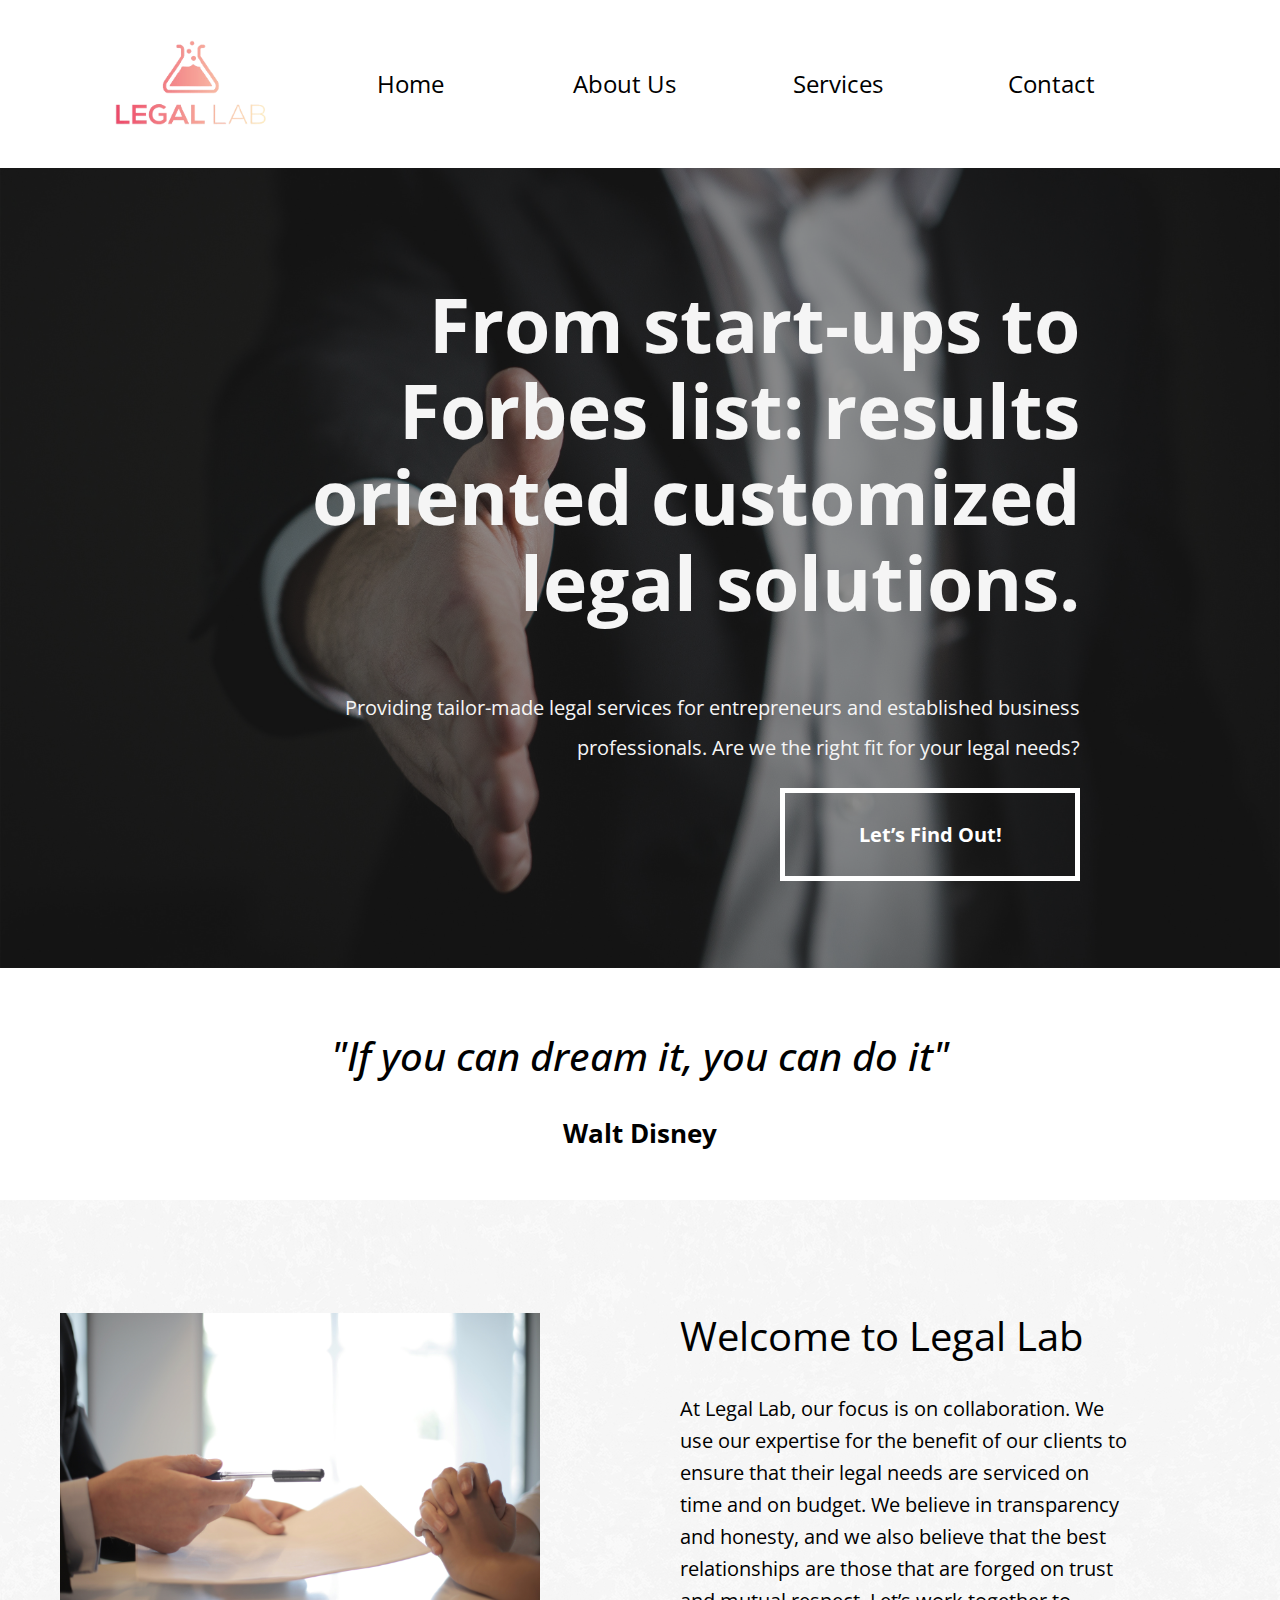
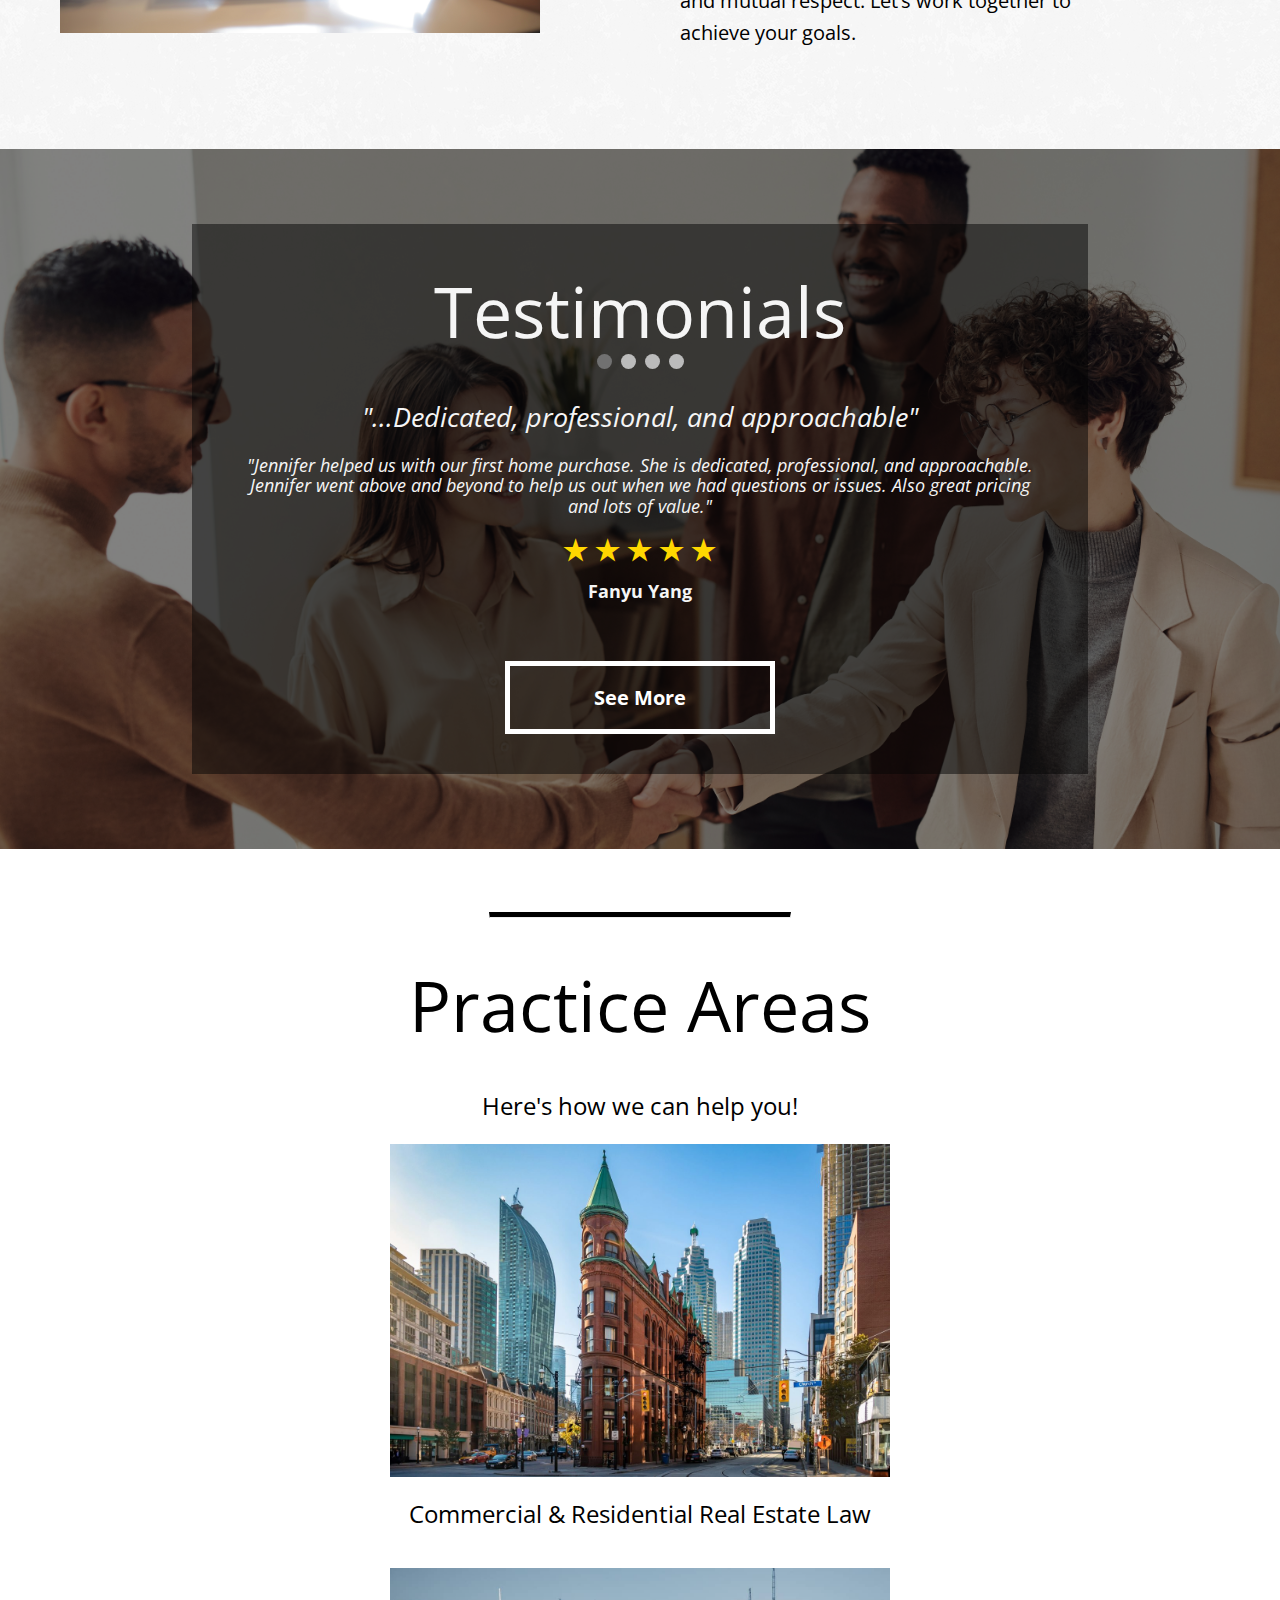
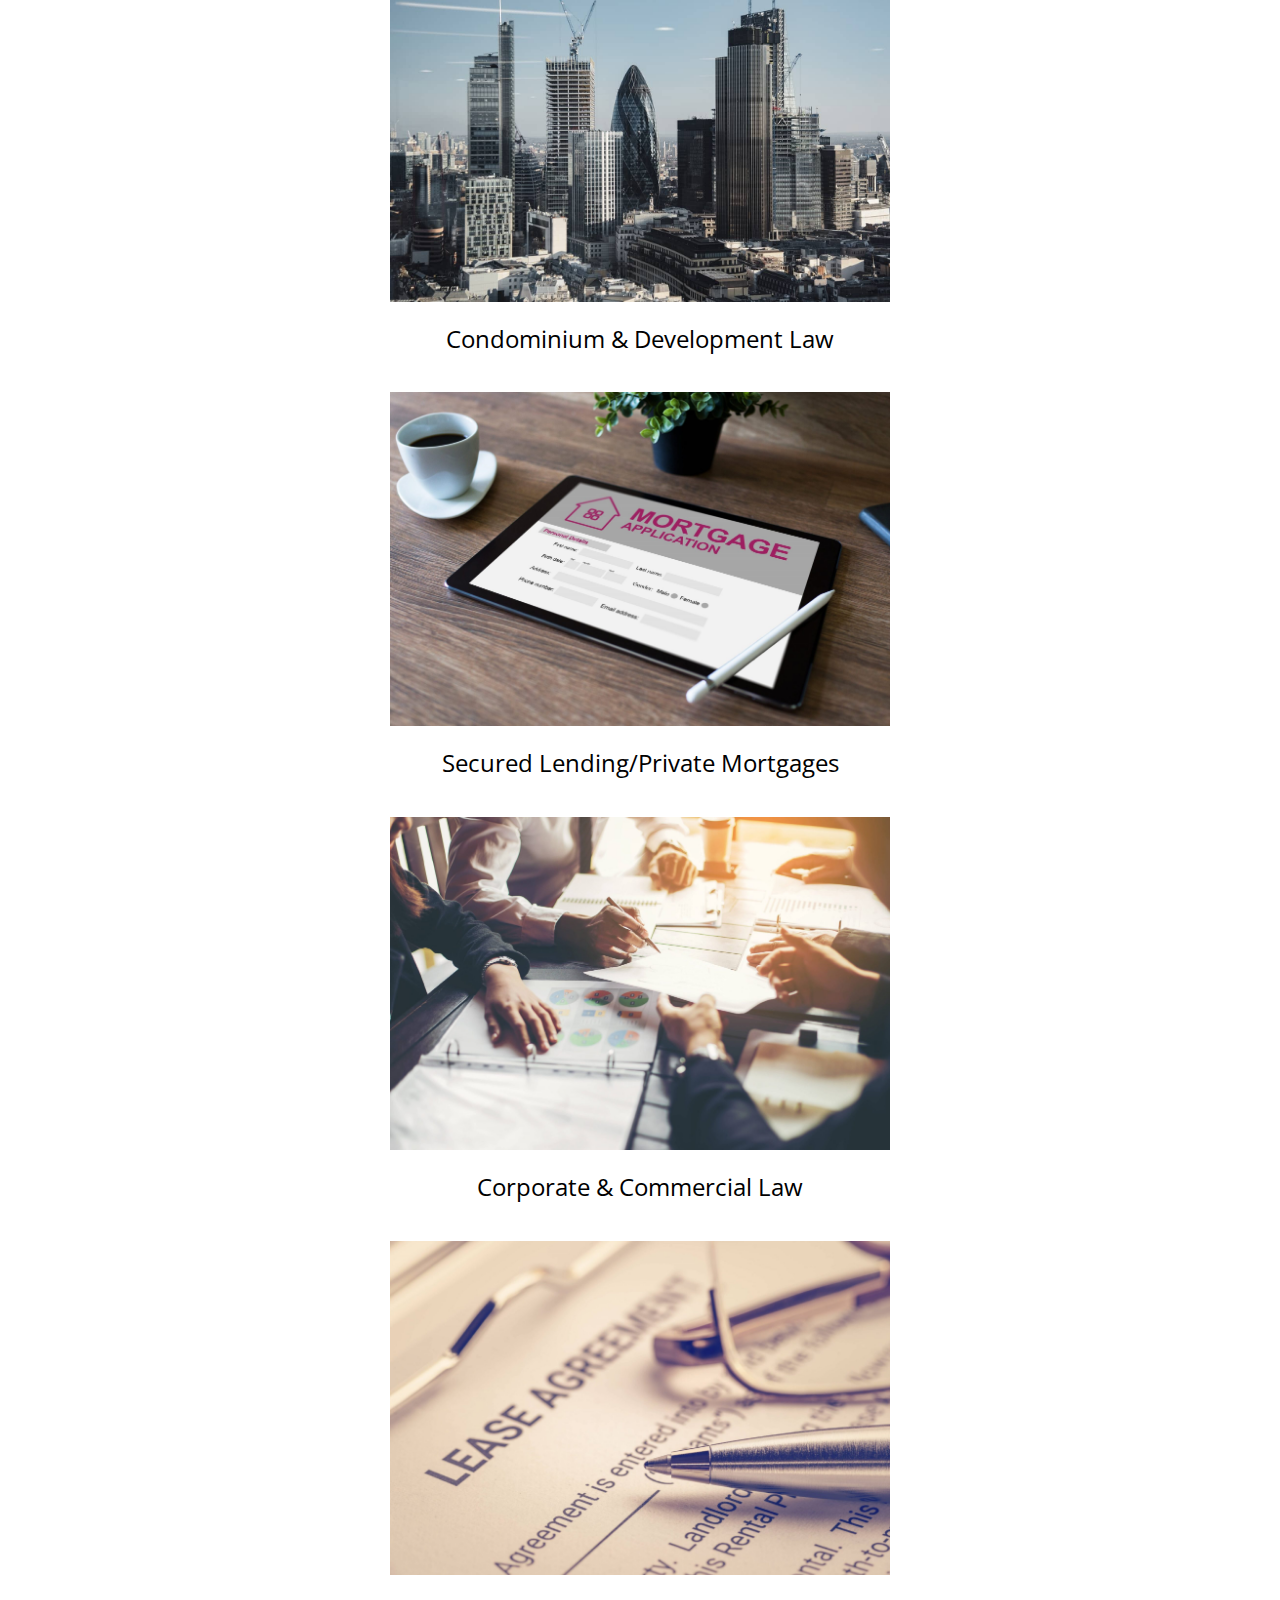
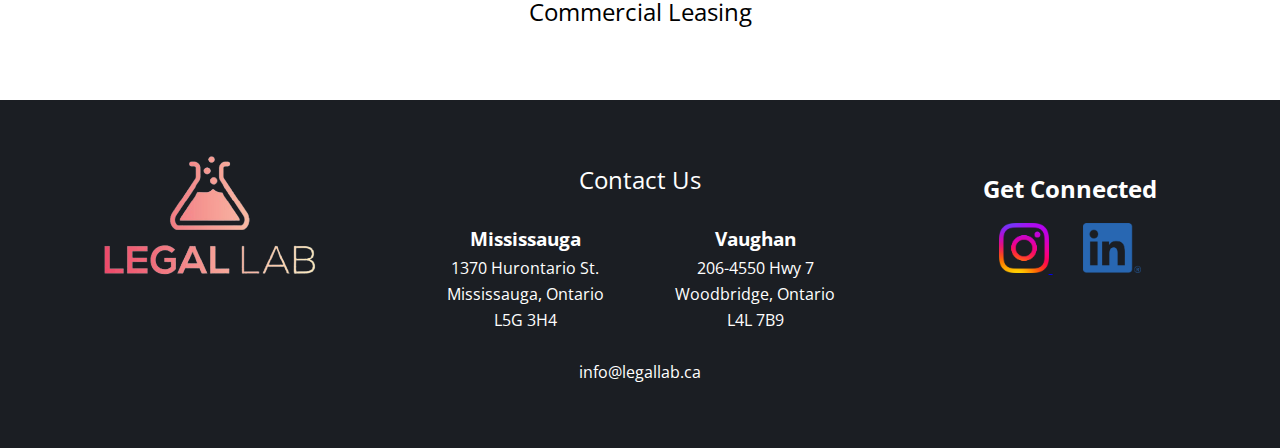
<file: index.html>
<!-- original web address: http://legallab.ca/ -->

<!DOCTYPE html>
<html lang="en">
<head>
    <meta charset="UTF-8">
    <meta http-equiv="X-UA-Compatible" content="IE=edge">
    <link rel="preconnect" href="https://fonts.googleapis.com">
    <meta name="viewport" content="width=device-width, initial-scale=1.0">
    <link rel="icon" type="image/x-icon" href="images/favicons/favicon.ico">
    <link rel="stylesheet" href="css/normalize.css">
    <link rel="stylesheet" href="css/main.css">
    <link rel="stylesheet" href="css/index.css">
    <link rel="preconnect" href="https://fonts.gstatic.com" crossorigin>
    <!-- <link href="https://fonts.googleapis.com/css2?family=Poppins:ital,wght@0,100;0,200;0,300;0,400;0,500;0,600;1,100;1,200;1,300;1,400;1,500&display=swap" rel="stylesheet">
    <link href="https://fonts.googleapis.com/css2?family=Open+Sans:ital,wght@0,300;0,400;0,500;1,300;1,400;1,500&display=swap" rel="stylesheet"> -->

    <link href="https://fonts.googleapis.com/css2?family=Lato:ital,wght@0,100;0,300;0,400;0,700;1,100;1,300;1,400;1,700&family=Montserrat:ital,wght@0,100;0,200;0,300;0,400;0,500;1,100;1,200;1,300;1,400;1,500&family=Open+Sans:ital,wght@0,300;0,400;0,500;1,300;1,400;1,500&family=Roboto:ital,wght@0,100;0,300;0,400;0,500;1,100;1,300;1,400&display=swap" rel="stylesheet"> 
    
    <title>LegalLab</title>
</head>
<body class = "home">
    
    <header>
        <div class="titleHeader">
            <div class="headerLogo">
                <a href="index.html"> <img src="images/LegalLabLogo.png" alt="LegalLogo"> </a>  
            </div>
            <nav class="navLinks">

                <ul>
                    <li><a href="index.html">Home</a></li>
                    <li><a href="about.html">About Us</a></li>
                    <li><a href="services.html">Services</a></li>
                    <li><a href="contact.html">Contact</a></li>
                </ul>
    
            </nav>
            
        </div>
    </header>

    <main>
        <div class="homeHero">
            <img src="images/HandShake.jpg" alt="handshake">
            
            <div class="heroTextContainer">
                <div class="herotext">

                    <h2>From start-ups to Forbes list: results oriented customized legal solutions.</h2>
    
                    <p>Providing tailor-made legal services for entrepreneurs and established business professionals. Are we the right fit for your legal needs?</p>
                    
                    <a class="learnButton" href="services.html">Let’s Find Out!</a>
                </div>
            </div>

            
        </div>

        
        <div class="disneyQuote">
            
            <h3>"If you can dream it, you can do it"</h3>
            <p>Walt Disney</p>

        </div>

        <div class ="welcomeToLegal">

            <div class="welcomeImage">
                <img src="images/meeting-client.jpg">
            </div>

            <div class="welcomeText">
                <h2>Welcome to Legal Lab</h2>

                <p> At Legal Lab, our focus is on collaboration. We use our expertise for the benefit of our clients to ensure that their legal needs are serviced on time and on budget. We believe in transparency and honesty, and we also believe that the best relationships are those that are forged on trust and mutual respect. Let’s work together to achieve your goals.</p>
            </div>
            
        </div>

        <div class="testimonialsSect">
            
            <img src="images/handshake-happy-people.jpg" alt="lawyers-and-client">
            <div class="testimonialsContainer">
                
                <div class="testBlock">

                    <div class="testimonialTitleText">
                        <h1>Testimonials</h1>

                        <div style="text-align:center">
                            <span class="dot"></span> 
                            <span class="dot"></span> 
                            <span class="dot"></span> 
                            <span class="dot"></span> 
                        </div>
                    </div>

                    <div class="testimonialBlock fade">
                        
                        
                        <div class="testimonialText">
                            <h2>"...Dedicated, professional, and approachable"</h2>
        
                            <p>"Jennifer helped us with our first home purchase. She is dedicated, professional, and approachable. Jennifer went above and beyond to help us out when we had questions or issues. Also great pricing and lots of value."</p>
                        </div>
                        
                        <div class="testimonialClient">
                            <p class="starRating">&#9733 &#9733 &#9733 &#9733 &#9733</p>
                            <p>Fanyu Yang</p>
                            <p></p>
                        </div>

                    </div>

                    <div class="testimonialBlock fade">
                            
                        <div class="testimonialText">
                            <h2>"Would highly recommend her and her team as a lawyer myself!"</h2>
        
                            <p>
                                "Jennifer is a knowledgeable, caring, and responsive lawyer. She helped us with our first home purchase and educated us about the process and risks.

                                Jennifer was also a fierce, fair, and practical advocate for us when we encountered issues on closing.
                                
                                Her team is also great. Would highly recommend her and her team as a lawyer myself!"
                            </p>
                        </div>
                        
                        <div class="testimonialClient">
                            <p class="starRating">&#9733 &#9733 &#9733 &#9733 &#9733</p>
                            <p>Harvey Lam</p>
                            <p></p>
                        </div>

                    </div>

                    <div class="testimonialBlock fade">
                        
                        <div class="testimonialText">
                            <h2>"...Saved our deal and we are thankful"</h2>
        
                            <p>"Great working with Sumeet. He saved our deal and we are thankful for his assistance."</p>
                        </div>
                        
                        <div class="testimonialClient">
                            <p class="starRating">&#9733 &#9733 &#9733 &#9733 &#9733</p>
                            <p>Desiree Candles</p>
                            <p></p>
                        </div>

                    </div>

                    <div class="testimonialBlock fade">
                        
                        <div class="testimonialText">
                            <h2>"...Quick and efficient and very nice."</h2>
        
                            <p>"Jennifer helped me with a legal document I needed.  She was quick and efficient and very nice."</p>
                        </div>
                        
                        <div class="testimonialClient">
                            <p class="starRating">&#9733 &#9733 &#9733 &#9733 &#9733</p>
                            <p>Janet Clare</p>
                            <p></p>
                        </div>

                    </div>

                    

                    <a 
                        class="testimonialButton" 
                        href="https://www.google.com/search?q=legal+lab+google+review&client=firefox-b-d&sxsrf=ALiCzsZA-rsS4zi73rzInCz9JKX7pv9jkg%3A1665855357814&ei=fe9KY6ulMeurptQP55Ax&ved=0ahUKEwjr1-Xm4uL6AhXrlYkEHWdIDAAQ4dUDCA0&uact=5&oq=legal+lab+google+review&gs_lcp=[base64]&sclient=gws-wiz#lrd=0x882b47dbc257f559:0x3e62456d0f00eafe,1,,,">
                        See More
                    </a>

                </div>

            </div>

        </div>

        <script>
            let slideIndex = 0;
            showSlides();
            
            function showSlides() {
              let i;
              let slides = document.getElementsByClassName("testimonialBlock");
              let dots = document.getElementsByClassName("dot");
              for (i = 0; i < slides.length; i++) {
                slides[i].style.display = "none";  
              }
              slideIndex++;
              if (slideIndex > slides.length) {slideIndex = 1}    
              for (i = 0; i < dots.length; i++) {
                dots[i].className = dots[i].className.replace(" active", "");
              }
              slides[slideIndex-1].style.display = "block";  
              dots[slideIndex-1].className += " active";
              setTimeout(showSlides, 10000); // Change image every 2 seconds
            }
        </script>

        <section class="practiceAreas">
            
            <hr class="solidLine">

            <h1>Practice Areas</h1>
            <p>Here's how we can help you!</p>

            <div class="practiceItems">

                <div class="practiceItem">
                    <a href="services.html#commercial-residential"><img src="images/Commercial-and-Residential.jpg"> </a>
                    
                    <h2>Commercial & Residential Real Estate Law</h2>
                </div>

                <div class="practiceItem">
                    <a href="services.html#condo-development"><img src="images/condo-and-development.jpg"></a>
                    
                    <h2>Condominium & Development Law</h2>
                </div>

                <div class="practiceItem">
                    <a href="services.html#secured-lending"><img src="images/Secured-Lending.jpg"></a>
                    
                    <h2>Secured Lending/Private Mortgages</h2>
                </div>

                <div class="practiceItem">
                    <a href="services.html#corporate-comm"><img src="images/Corporate-Commercial-2048x1366.jpg"> </a>
                    
                    <h2>Corporate & Commercial Law</h2>
                </div>

                <div class="practiceItem">
                    <a href="services.html#commercial-leasing"><img src="images/Commercial-Leasing-2048x1367.jpg"> </a>
                    <h2>Commercial Leasing</h2>
                </div>

            </div>

            

        </section>

    </main>

    <footer>

        <div class="footerLogo">
            <img src="images/LegalLabLogo.png">
        </div>

        <div class="footerContact">

            <h2>Contact Us</h2>
            
        </br>

            <div class="footerLocations">
                <div class="contactLocItem">
                    <h3>Mississauga</h3>
                    <p>1370 Hurontario St.</p>
                    <p>Mississauga, Ontario</p> 
                    <p>L5G 3H4</p>
                </div>
                
                <div class="contactLocItem">
                    <!-- Old Address
                    <h3>Vaughan</h3>
                    <p>4500 Hwy 7, Suite 201</p>
                    <p>Vaughan, Ontario</p> 
                    <p>L4L 4Y7</p>
                     -->

                    <h3>Vaughan</h3>
                    <p>206-4550 Hwy 7</p>
                    <p>Woodbridge, Ontario</p> 
                    <p>L4L 7B9</p>
                </div>
            </div>
            

            </br>
            <p>info@legallab.ca</p>

        </div>

        <div class="footerConnect">
            <h2>Get Connected</h2>

            <div class="socialMediaLinks">
                <a href="https://www.instagram.com/legallab_law/?hl=en"> <img src="images/Instagram_Glyph_Gradient.png">  </a>
                
                <a href="https://ca.linkedin.com/company/legal-lab-law"><img src="images/Linked-In-Bug.png"> </a> 
            </div> 
            
        </div>

    </footer>
    
    

</body>
</html>
</file>
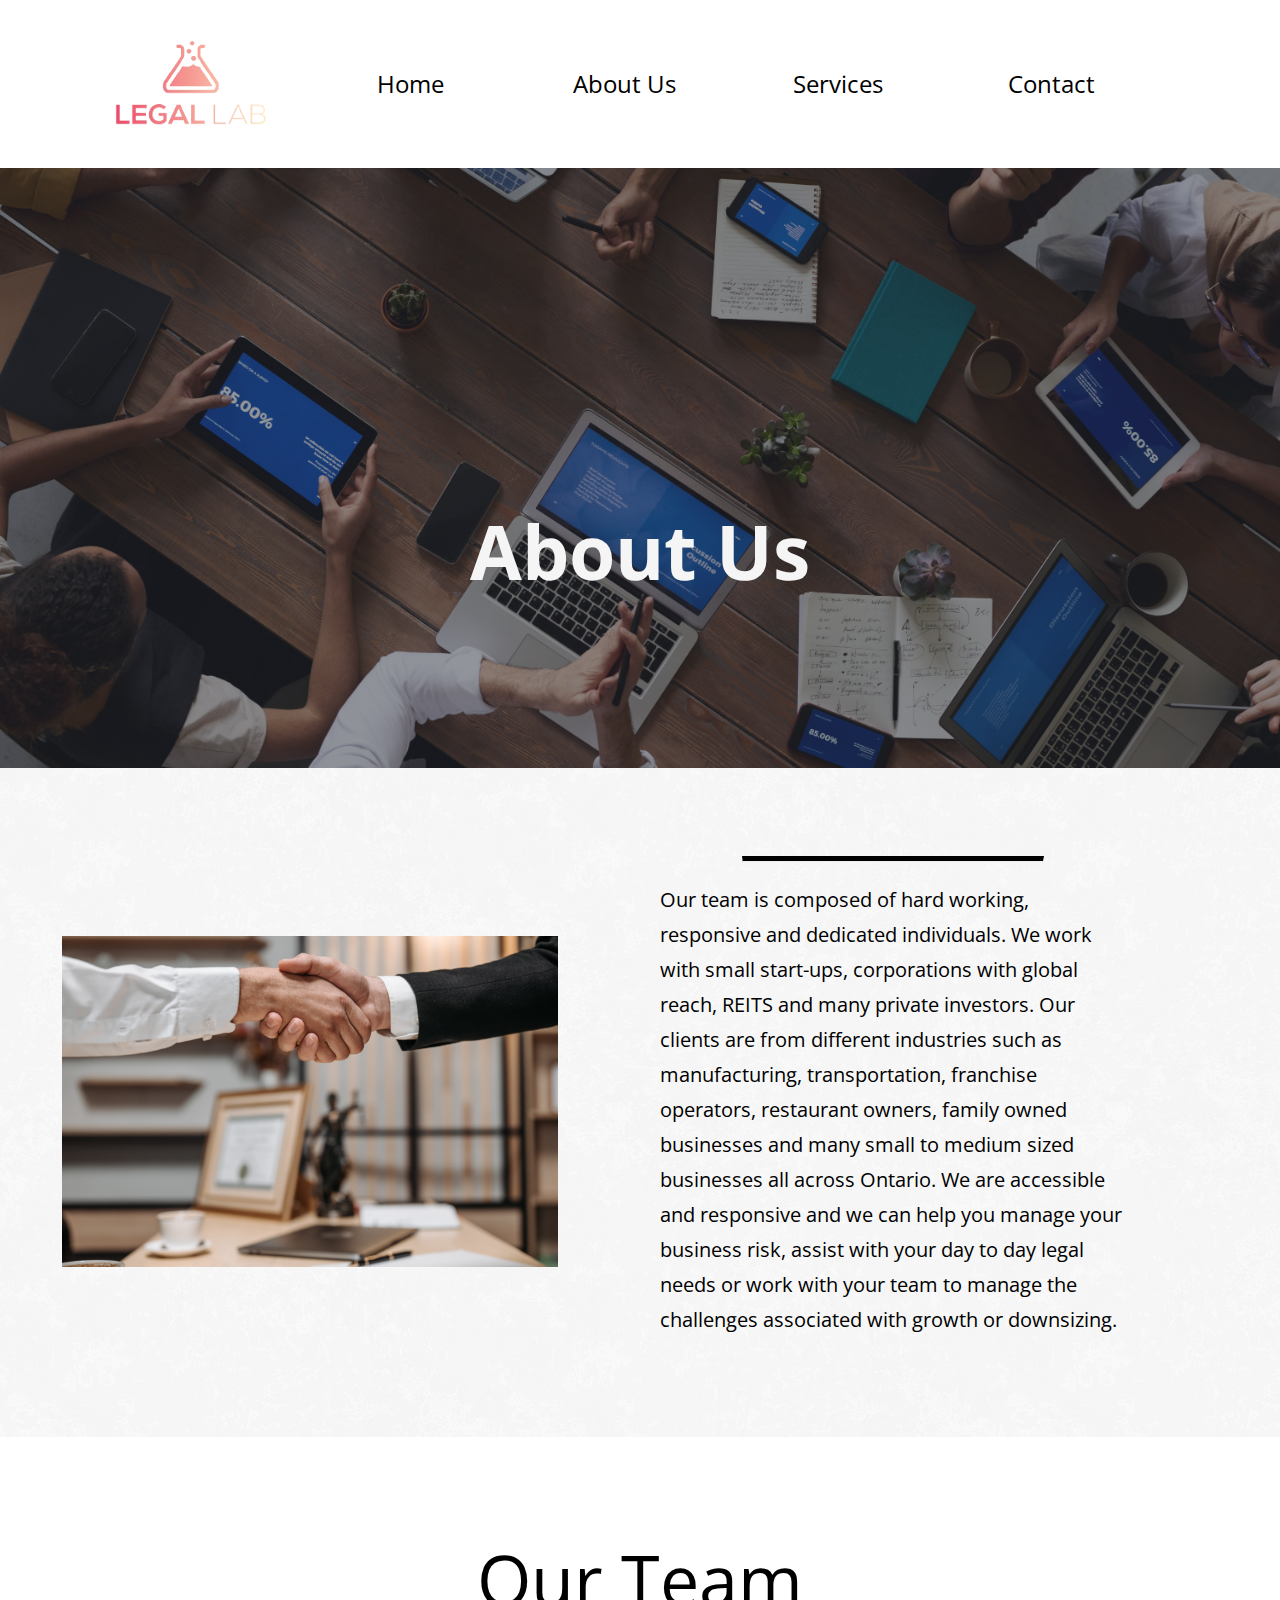
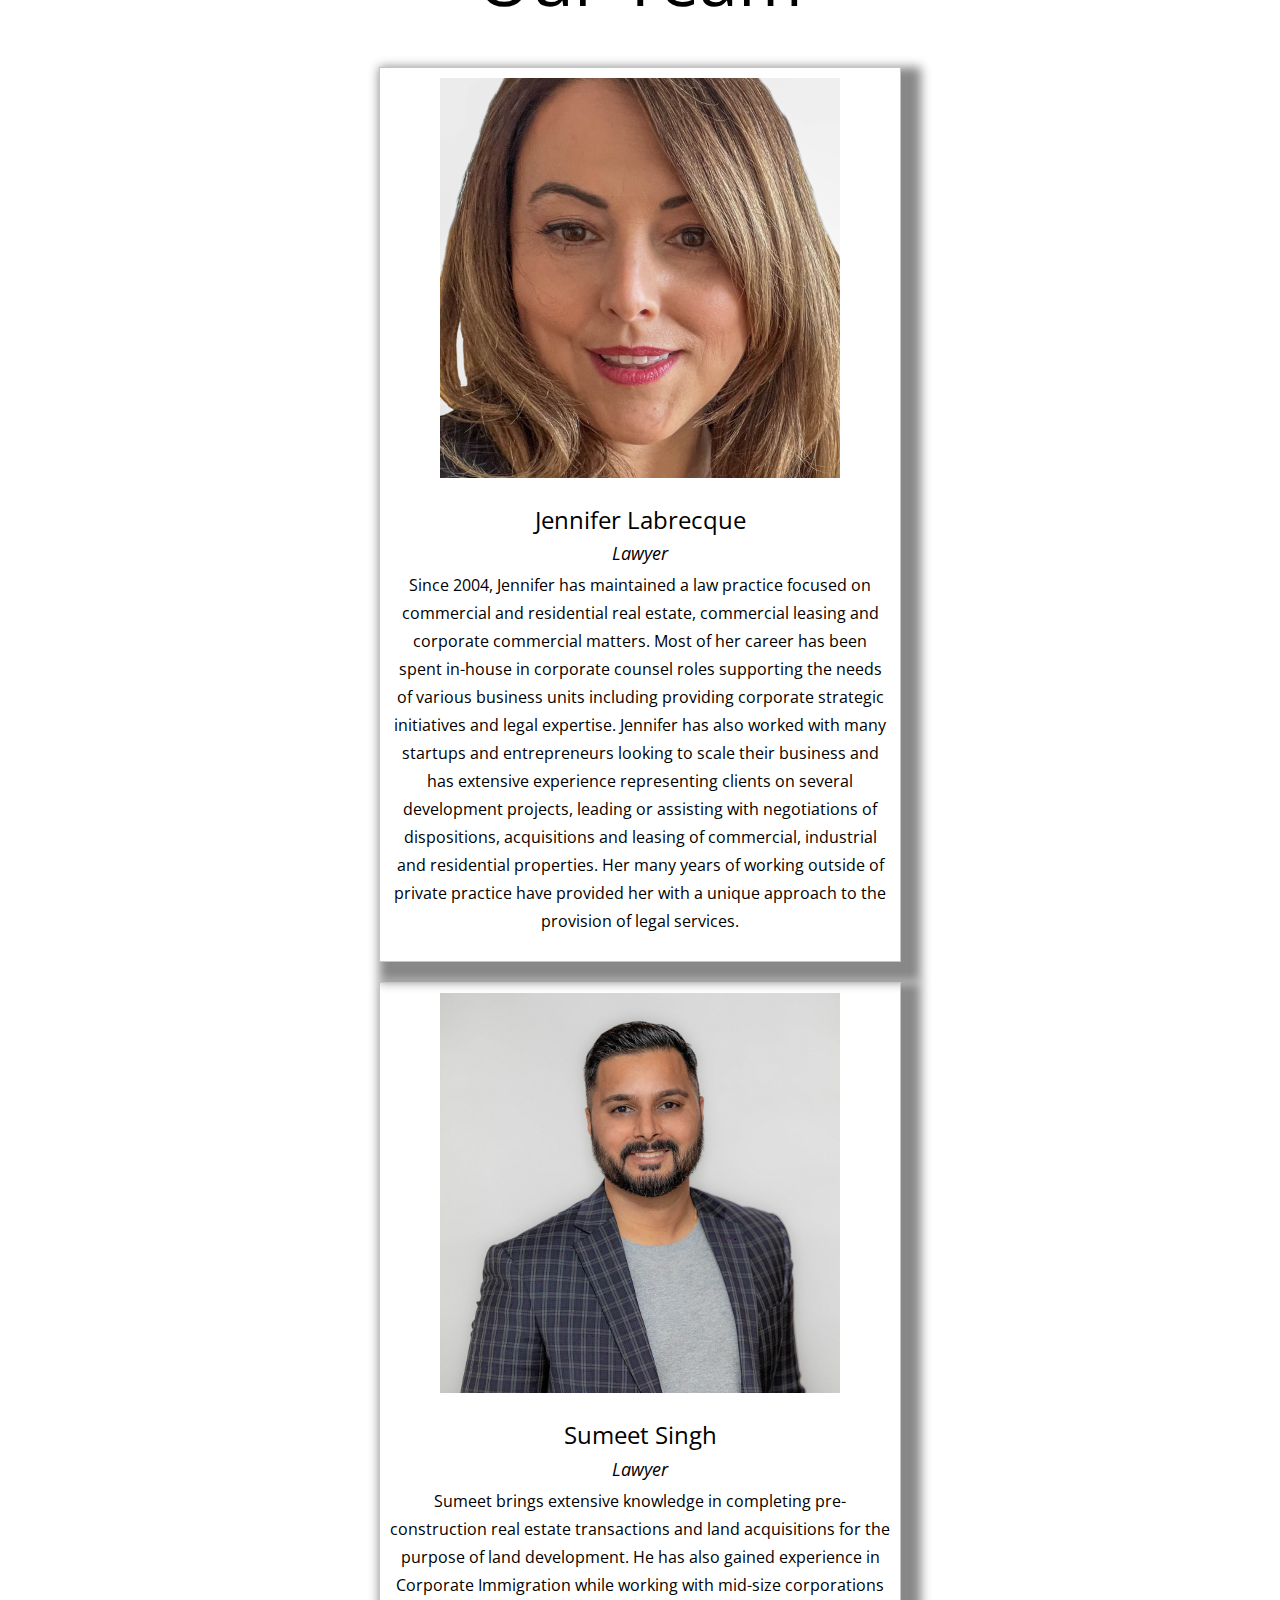
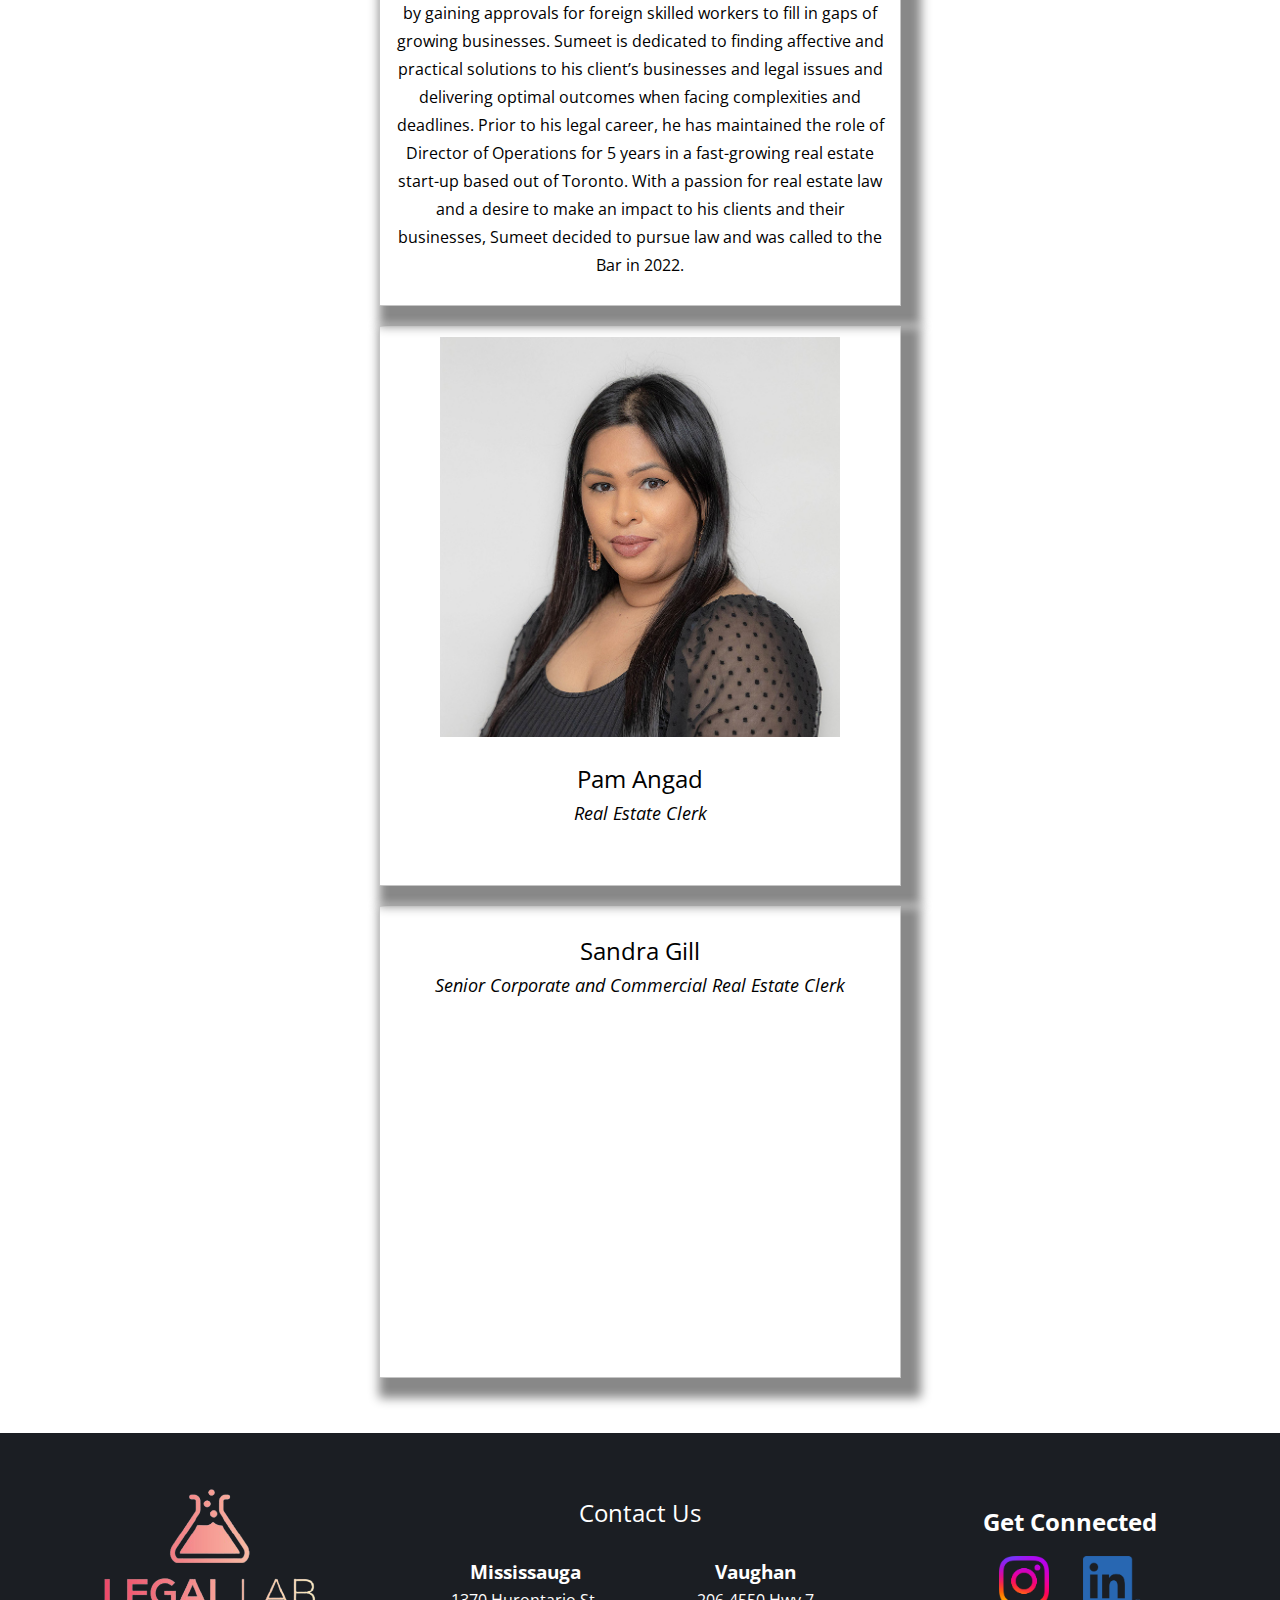
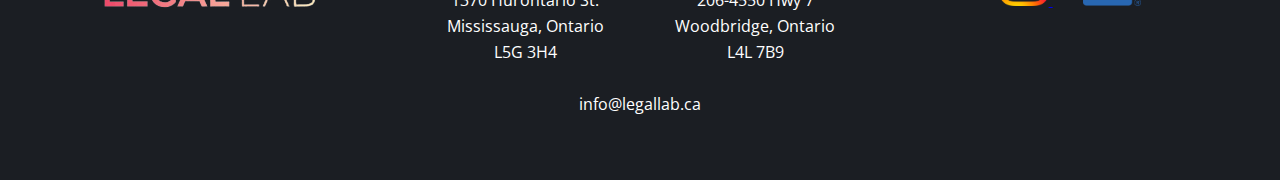
<file: about.html>
<!-- original web address: http://legallab.ca/ -->

<!DOCTYPE html>
<html lang="en">
<head>
    <meta charset="UTF-8">
    <meta http-equiv="X-UA-Compatible" content="IE=edge">
    <meta name="viewport" content="width=device-width, initial-scale=1.0">
    <link rel="stylesheet" href="css/normalize.css">
    <link rel="stylesheet" href="css/main.css">
    <link rel="stylesheet" href="css/about.css">
    <link rel="icon" type="image/x-icon" href="images/favicons/favicon.ico">
    <link rel="preconnect" href="https://fonts.gstatic.com" crossorigin>
    <!-- <link href="https://fonts.googleapis.com/css2?family=Poppins:ital,wght@0,100;0,200;0,300;0,400;0,500;0,600;1,100;1,200;1,300;1,400;1,500&display=swap" rel="stylesheet"> -->
    <link href="https://fonts.googleapis.com/css2?family=Lato:ital,wght@0,100;0,300;0,400;0,700;1,100;1,300;1,400;1,700&family=Montserrat:ital,wght@0,100;0,200;0,300;0,400;0,500;1,100;1,200;1,300;1,400;1,500&family=Open+Sans:ital,wght@0,300;0,400;0,500;1,300;1,400;1,500&family=Roboto:ital,wght@0,100;0,300;0,400;0,500;1,100;1,300;1,400&display=swap" rel="stylesheet"> 
    <title>LegalLab</title>
</head>
<body class="about">
    
    <header>
        <div class="titleHeader">
            <div class="headerLogo">
                <a href="index.html"> <img src="images/LegalLabLogo.png" alt="LegalLogo"> </a>  
            </div>
            <nav>
                <div class="navLinks">

                    <ul>
                        <li><a href="index.html">Home</a></li>
                        <li><a href="about.html">About Us</a></li>
                        <li><a href="services.html">Services</a></li>
                        <li><a href="contact.html">Contact</a></li>
                    </ul>
    
                </div>
            </nav>
            
        </div>
    </header>

    <main>
        <div class="hero">
            <img src="images/team-office-birdseye.jpg" alt="AboutUs">
            
            <div class="heroTextContainer">
                <div class="aboutHeroText">

                    <h2>About Us</h2>

                </div>
            </div>
            
        </div>

        <div class ="teamIntro">

            <div class="teamIntroImage">
                <img src="images/handshake2.jpg">
            </div>

            <div class="teamIntroText">
                <hr class="solidLine">

                <p>
                    Our team is composed of hard working, responsive and dedicated individuals. We work with small start-ups, corporations with global reach, REITS and many private investors. Our clients are from different industries such as manufacturing, transportation, franchise operators, restaurant owners, family owned businesses and many small to medium sized businesses all across Ontario. We are accessible and responsive and we can help you manage your business risk, assist with your day to day legal needs or work with your team to manage the challenges associated with growth or downsizing.
                </p>
            </div>
            
        </div>

        <section class="ourTeam">
            
            <h1 id="ourTeam">Our Team</h1>

            <div class="ourTeamItems">

                <div class="ourTeamItem">
                    <img src="images/Jennifer_2.jpg">
                    
                    <h2>Jennifer Labrecque</h2>
                    <h3>Lawyer</h3>
                    <p>
                        Since 2004, Jennifer has maintained a law practice focused on commercial and residential real estate, commercial leasing and corporate commercial matters. Most of her career has been spent in-house in corporate counsel roles supporting the needs of various business units including providing corporate strategic initiatives and legal expertise. Jennifer has also worked with many startups and entrepreneurs looking to scale their business and has extensive experience representing clients on several development projects, leading or assisting with negotiations of dispositions, acquisitions and leasing of commercial, industrial and residential properties. Her many years of working outside of private practice have provided her with a unique approach to the provision of legal services.
                    </p>
                </div>

                <div class="ourTeamItem">
                    <img src="images/Sumeet_7_1100.jpg">
                    
                    <h2>Sumeet Singh</h2>
                    <h3>Lawyer</h3>
                    <p>
                        Sumeet brings extensive knowledge in completing pre-construction real estate transactions and land acquisitions for the purpose of land development. He has also gained experience in Corporate Immigration while working with mid-size corporations by gaining approvals for foreign skilled workers to fill in gaps of growing businesses.

                        Sumeet is dedicated to finding affective and practical solutions to his client’s businesses and legal issues and delivering optimal outcomes when facing complexities and deadlines. Prior to his legal career, he has maintained the role of Director of Operations for 5 years in a fast-growing real estate start-up based out of Toronto. With a passion for real estate law and a desire to make an impact to his clients and their businesses, Sumeet decided to pursue law and was called to the Bar in 2022.
                    </p>
                </div>

                <div class="ourTeamItem">
                    <img src="images/Pam_8_817.jpg">
                    
                    <h2>Pam Angad</h2>
                    <h3>Real Estate Clerk</h3>
                    <br>
                    <p>
                       
                    </p>
                </div>

                <div class="ourTeamItem">
                    <!-- <img src="images/stock-female-small.jpg"> -->
                    
                    <h2>Sandra Gill</h2>
                    <h3>Senior Corporate and Commercial Real Estate Clerk</h3>
                    <br>
                    <p>
                        
                    </p>
                </div>

            </div>

        </section>

    </main>

    <footer>

        <div class="footerLogo">
            <img src="images/LegalLabLogo.png">
        </div>

        <div class="footerContact">

            <h2>Contact Us</h2>
            
        </br>

            <div class="footerLocations">
                <div class="contactLocItem">
                    <h3>Mississauga</h3>
                    <p>1370 Hurontario St.</p>
                    <p>Mississauga, Ontario</p> 
                    <p>L5G 3H4</p>
                </div>
                
                <div class="contactLocItem">
                    <!-- Old Address
                    <h3>Vaughan</h3>
                    <p>4500 Hwy 7, Suite 201</p>
                    <p>Vaughan, Ontario</p> 
                    <p>L4L 4Y7</p>
                     -->

                    <h3>Vaughan</h3>
                    <p>206-4550 Hwy 7</p>
                    <p>Woodbridge, Ontario</p> 
                    <p>L4L 7B9</p>
                </div>
            </div>
            

            </br>
            <p>info@legallab.ca</p>

        </div>

        <div class="footerConnect">
            <h2>Get Connected</h2>

            <div class="socialMediaLinks">
                <a href="https://www.instagram.com/legallab_law/?hl=en"> <img src="images/Instagram_Glyph_Gradient.png">  </a>
                
                <a href="https://ca.linkedin.com/company/legal-lab-law"><img src="images/Linked-In-Bug.png"> </a> 
            </div>
            
        </div>

    </footer>
    

</body>
</html>
</file>
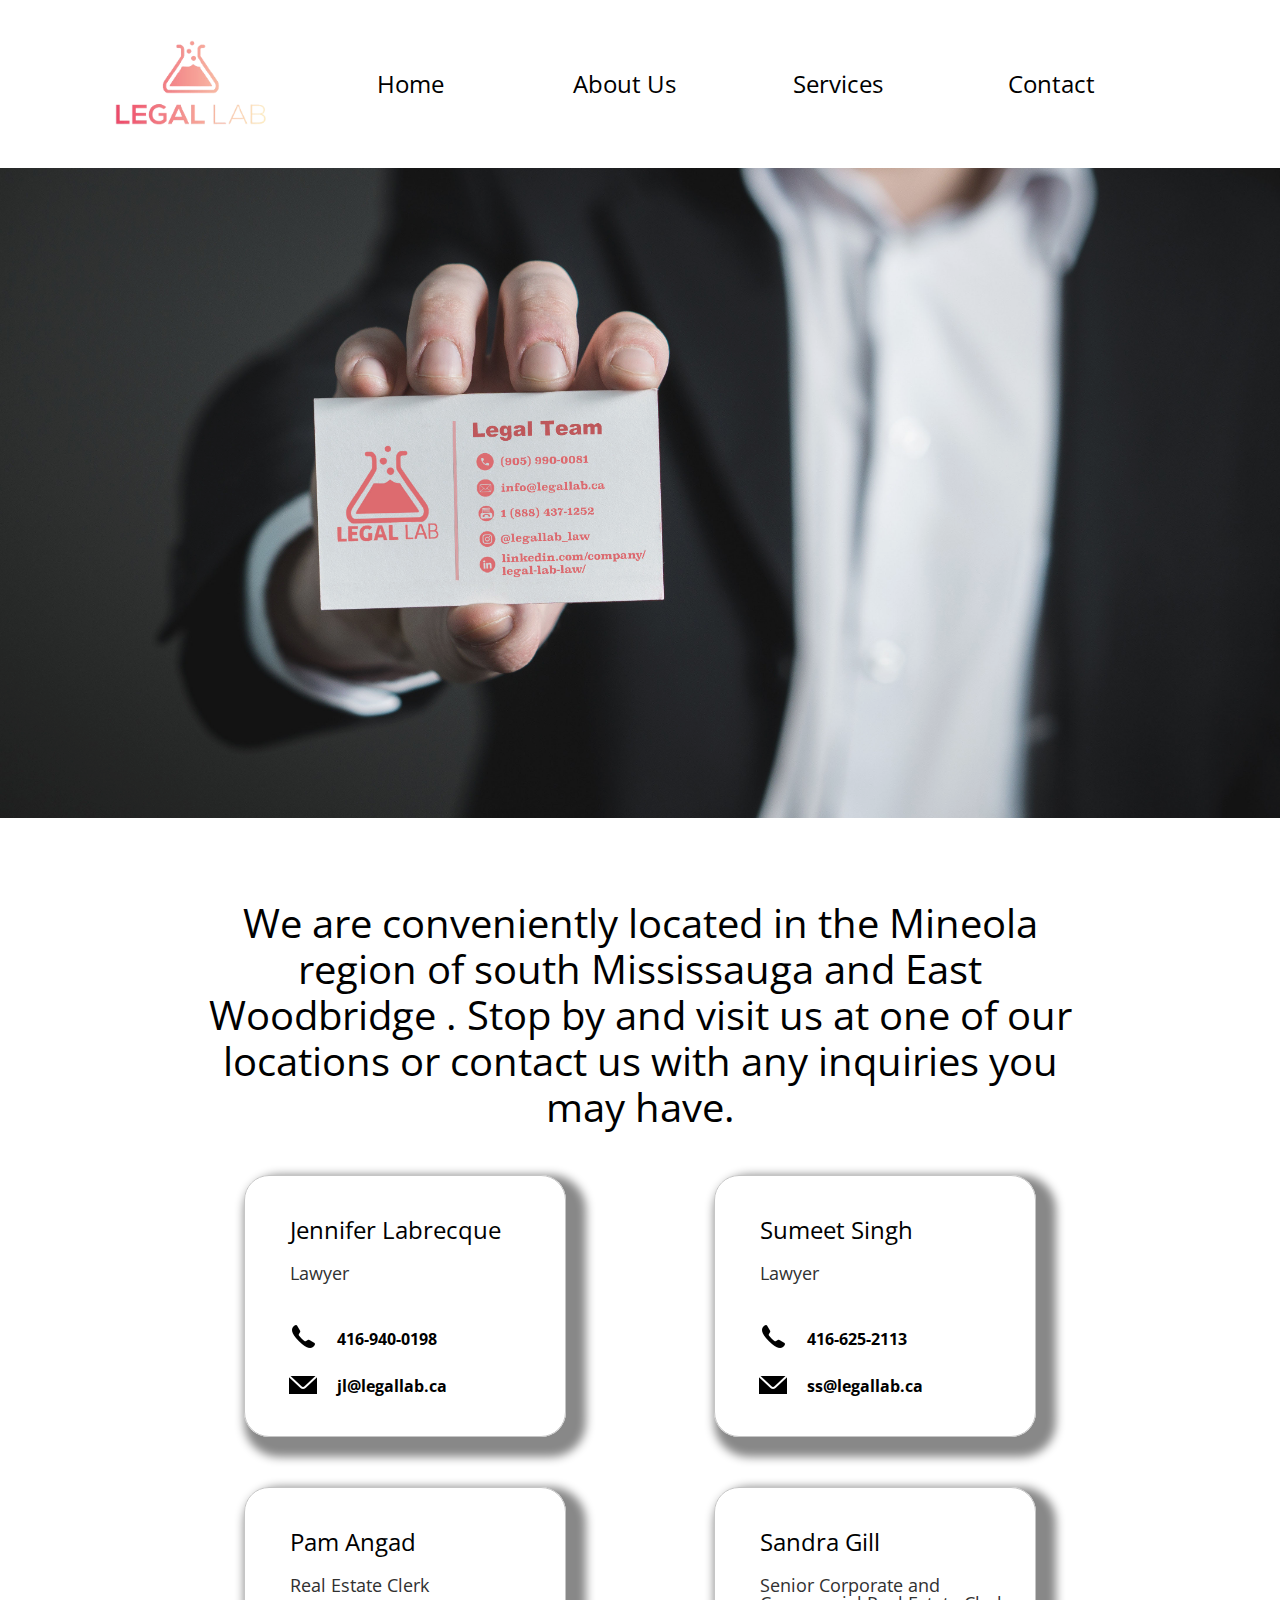
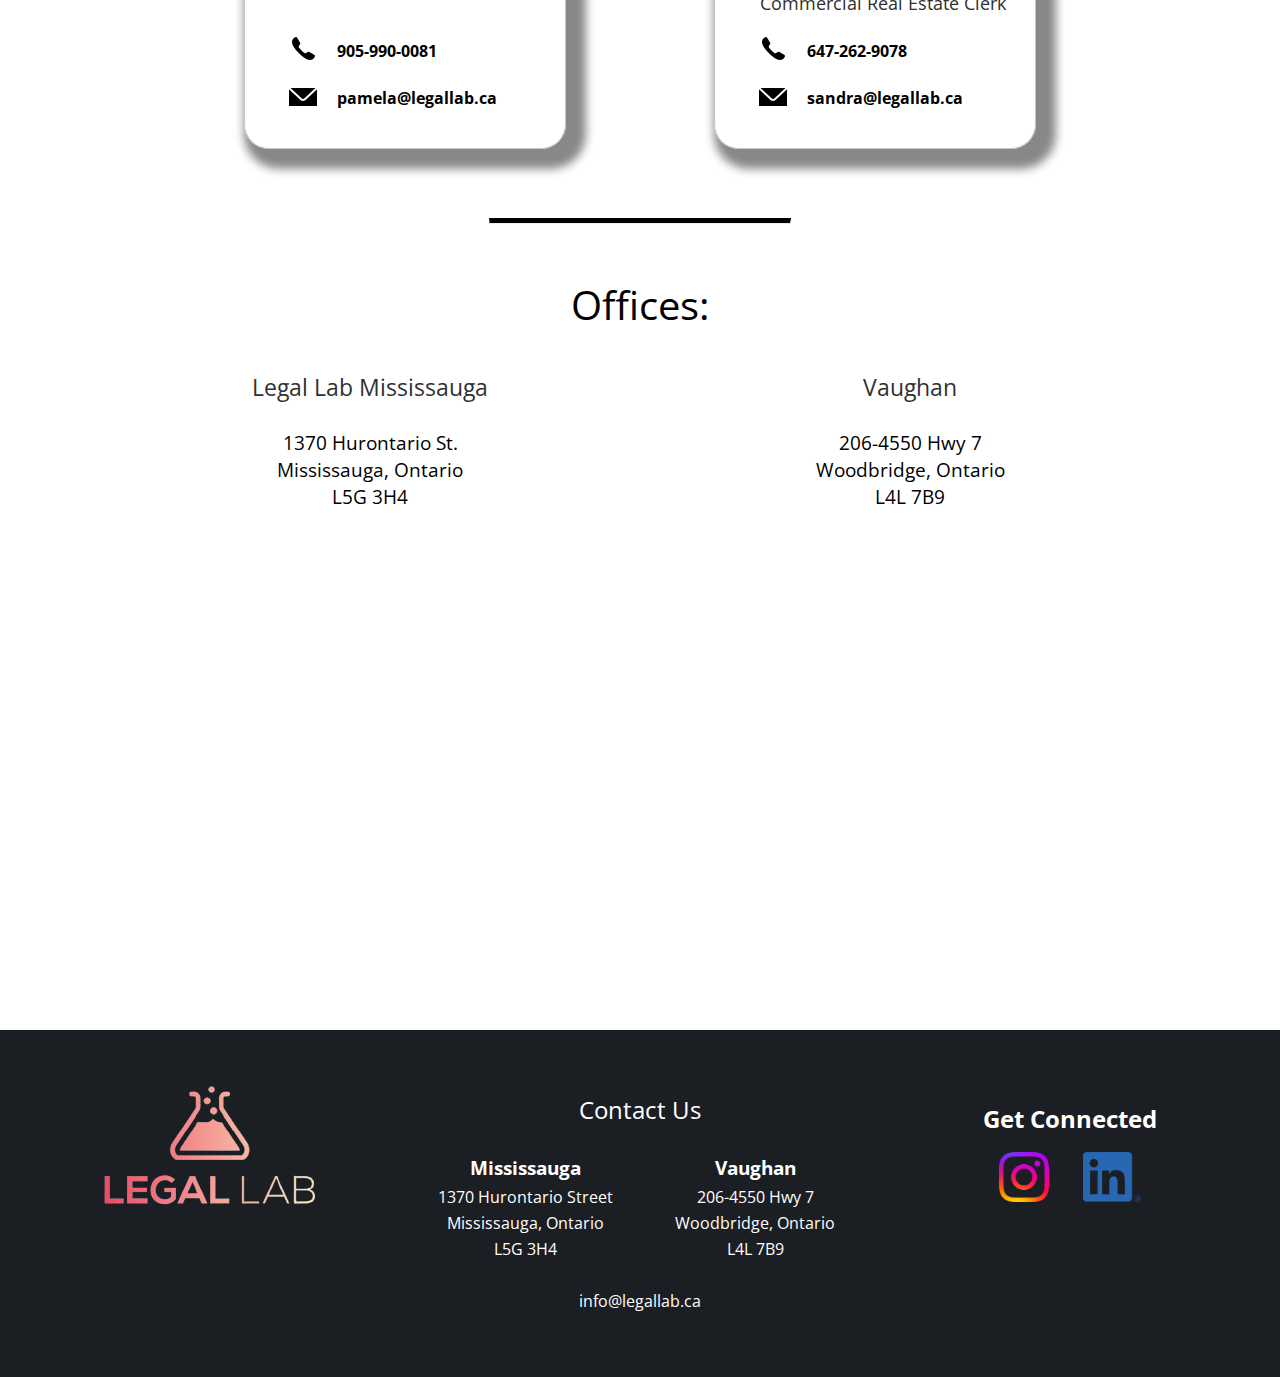
<file: contact.html>
<!DOCTYPE html>
<html lang="en">
<head>
    <meta charset="UTF-8">
    <meta http-equiv="X-UA-Compatible" content="IE=edge">
    <meta name="viewport" content="width=device-width, initial-scale=1.0">
    <link rel="stylesheet" href="css/normalize.css">
    <link rel="stylesheet" href="css/main.css">
    <link rel="stylesheet" href="css/contact.css">
    <link rel="icon" type="image/x-icon" href="images/favicons/favicon.ico">
    <link rel="preconnect" href="https://fonts.gstatic.com" crossorigin>
    <!-- <link href="https://fonts.googleapis.com/css2?family=Poppins:ital,wght@0,100;0,200;0,300;0,400;0,500;0,600;1,100;1,200;1,300;1,400;1,500&display=swap" rel="stylesheet"> -->
    <link href="https://fonts.googleapis.com/css2?family=Lato:ital,wght@0,100;0,300;0,400;0,700;1,100;1,300;1,400;1,700&family=Montserrat:ital,wght@0,100;0,200;0,300;0,400;0,500;1,100;1,200;1,300;1,400;1,500&family=Open+Sans:ital,wght@0,300;0,400;0,500;1,300;1,400;1,500&family=Roboto:ital,wght@0,100;0,300;0,400;0,500;1,100;1,300;1,400&display=swap" rel="stylesheet"> 
    <title>LegalLab</title>
</head>
<body class="contact">
    
    <header>
        <div class="titleHeader">
            <div class="headerLogo">
                <a href="index.html"> <img src="images/LegalLabLogo.png" alt="LegalLogo"> </a>  
            </div>
            <nav class="navLinks">

                <ul>
                    <li><a href="index.html">Home</a></li>
                    <li><a href="about.html">About Us</a></li>
                    <li><a href="services.html">Services</a></li>
                    <li><a href="contact.html">Contact</a></li>
                </ul>
    
            </nav>
            
        </div>
    </header>

    <main>
        <div class="hero">
            <img src="images/ContactUsCard_LegalLab2.jpg" alt="ContactUs">
            
            <div class="heroTextContainer">
                <div class="aboutHeroText">
                </div>
            </div>
            
        </div>

        <section class="contactSection">
            
            <h1>We are conveniently located in the Mineola region of south Mississauga and East Woodbridge . Stop by and visit us at one of our locations  or contact us with any inquiries you may have.</h1>

            <br>

            <div class="contacts">

                <div class="contactItem">
                    <div class="contactInfo">
                        <h2>Jennifer Labrecque</h2>
                        <h3>Lawyer</h3>

                        <table class="contactCardTable">
                            <tr>
                                <th style="width:45px;"></th>
                                <th></th>
                              </tr>
                            <tr>
                                <td>
                                    <!-- icon obtained from https://icons8.com/icons/set/phone -->
                                    <img src="images/icons/icons8-phone-30.png" style="height: 30px; object-fit: contain;">
                                </td>
                                <td>
                                    <h4>416-940-0198</h4>
                                </td>
                            </tr>
                            <tr>
                                <td>
                                    <!-- icon obtained from https://icons8.com/icons/set/email -->
                                    <img src="images/icons/icons8-email-30.png" style="height: 30px; object-fit: contain;">
                                </td>
                                <td>
                                    <h4>jl@legallab.ca</h4>
                                </td>
                            </tr>
                        </table>

                    </div>
                    
                </div>

                <div class="contactItem">
                    
                    <div class="contactInfo">
                        <h2>Sumeet Singh</h2>
                        <h3>Lawyer</h3>

                        <table class="contactCardTable">
                            <tr>
                                <th style="width:45px;"></th>
                                <th></th>
                              </tr>
                            <tr>
                                <td>
                                    <!-- icon obtained from https://icons8.com/icons/set/phone -->
                                    <img src="images/icons/icons8-phone-30.png" style="height: 30px; object-fit: contain;">
                                </td>
                                <td>
                                    <h4>416-625-2113</h4>
                                </td>
                            </tr>
                            <tr>
                                <td>
                                    <!-- icon obtained from https://icons8.com/icons/set/email -->
                                    <img src="images/icons/icons8-email-30.png" style="height: 30px; object-fit: contain;">
                                </td>
                                <td>
                                    <h4>ss@legallab.ca</h4>
                                </td>
                            </tr>
                        </table>

                    </div>
                    
                </div>

                <div class="contactItem">
                    <div class="contactInfo">
                    <h2>Pam Angad</h2>
                    <h3>Real Estate Clerk</h3>

                    <table class="contactCardTable">
                        <tr>
                            <th style="width:45px;"></th>
                            <th></th>
                          </tr>
                        <tr>
                            <td>
                                <!-- icon obtained from https://icons8.com/icons/set/phone -->
                                <img src="images/icons/icons8-phone-30.png" style="height: 30px; object-fit: contain;">
                            </td>
                            <td>
                                <h4>905-990-0081</h4>
                            </td>
                        </tr>
                        <tr>
                            <td>
                                <!-- icon obtained from https://icons8.com/icons/set/email -->
                                <img src="images/icons/icons8-email-30.png" style="height: 30px; object-fit: contain;">
                            </td>
                            <td>
                                <h4>pamela@legallab.ca</h4>
                            </td>
                        </tr>
                    </table>

                    </div>
                    
                </div>

                <div class="contactItem">
                    <div class="contactInfo">

                        <h2>Sandra Gill</h2>
                        <h3>Senior Corporate and Commercial Real Estate Clerk</h3>

                        <table class="contactCardTable">
                            <tr>
                                <th style="width:45px;"></th>
                                <th></th>
                              </tr>
                            <tr>
                                <td>
                                    <!-- icon obtained from https://icons8.com/icons/set/phone -->
                                    <img src="images/icons/icons8-phone-30.png" style="height: 30px; object-fit: contain;"> 
                                </td>
                                <td>
                                    <h4>647-262-9078</h4>
                                </td>
                            </tr>
                            <tr>
                                <td>
                                    <!-- icon obtained from https://icons8.com/icons/set/email -->
                                    <img src="images/icons/icons8-email-30.png" style="height: 30px; object-fit: contain;">
                                </td>
                                <td>
                                    <h4>sandra@legallab.ca</h4>
                                </td>
                            </tr>
                        </table>
                    </div>
                    
                </div>

            </div>

            <br>

            <section class="locSect">

                
                <hr class="solidLine">
                <br>

                <h1>Offices:</h1>

                <div class="locations">
                    <section class="location-item">
                        <h3>Legal Lab Mississauga</h3> 
                        <p>1370 Hurontario St.</p>
                        <p>Mississauga, Ontario</p>
                        <p>L5G 3H4</p>

                        <iframe class="locMap" src="https://www.google.com/maps/embed?pb=!1m18!1m12!1m3!1d2891.1389266964698!2d-79.59435598450524!3d43.56198817912451!2m3!1f0!2f0!3f0!3m2!1i1024!2i768!4f13.1!3m3!1m2!1s0x882b46685961582f%3A0x13a29a71343e65be!2s1370%20Hurontario%20St%2C%20Mississauga%2C%20ON%20L5G%203H4!5e0!3m2!1sen!2sca!4v1665707182441!5m2!1sen!2sca"  style="border:0;" allowfullscreen="" loading="lazy" referrerpolicy="no-referrer-when-downgrade"></iframe>
                    </section>

                    <section class="location-item">

                        <h3>Vaughan</h3>
                        <p>206-4550 Hwy 7</p>
                        <p>Woodbridge, Ontario</p> 
                        <p>L4L 7B9</p>

                        <iframe class="locMap" src="https://www.google.com/maps/embed?pb=!1m18!1m12!1m3!1d2880.440583144079!2d-79.57689278472037!3d43.78447005195062!2m3!1f0!2f0!3f0!3m2!1i1024!2i768!4f13.1!3m3!1m2!1s0x882b254460d0b58d%3A0x965c9fbca00bf95c!2s4550%20Hwy%207%20%23206%2C%20Woodbridge%2C%20ON%20L4L%204Y7!5e0!3m2!1sen!2sca!4v1682641434735!5m2!1sen!2sca" style="border:0;" allowfullscreen="" loading="lazy" referrerpolicy="no-referrer-when-downgrade"></iframe>
                    </section>
                </div>
            </section>

        </section>
        

    </main>

    <footer>

        <div class="footerLogo">
            <img src="images/LegalLabLogo.png">
        </div>

        <div class="footerContact">

            <h2>Contact Us</h2>
            
        </br>

            <div class="footerLocations">
                <div class="contactLocItem">
                    <h3>Mississauga</h3>
                    <p>1370 Hurontario Street</p>
                    <p>Mississauga, Ontario</p> 
                    <p>L5G 3H4</p>
                </div>
                
                <div class="contactLocItem">

                    <h3>Vaughan</h3>
                    <p>206-4550 Hwy 7</p>
                    <p>Woodbridge, Ontario</p> 
                    <p>L4L 7B9</p>
                </div>
            </div>
            

            </br>
            <p>info@legallab.ca</p>

        </div>

        <div class="footerConnect">
            <h2>Get Connected</h2>

            <div class="socialMediaLinks">
                <a href="https://www.instagram.com/legallab_law/?hl=en"> <img src="images/Instagram_Glyph_Gradient.png">  </a>
                
                <a href="https://ca.linkedin.com/company/legal-lab-law"><img src="images/Linked-In-Bug.png"> </a> 
            </div>
            
            
            
        </div>

    </footer>
    

</body>
</html>
</file>
<file: css/main.css>
body{
    width: 100%; 
    font-family: 'Open Sans', sans-serif; 
    /* font-family: 'Poppins', sans-serif; */
}

h1{
    font-weight: normal;
}

h2{
    font-weight: normal;
}

hr.solidLine{
    width: 300px;
    border-top: 5px solid black;
}

header{
    text-align: center;
    padding: 25px 100px;
    margin:auto;
    /* max-width: 1200px; */
    max-width: 100%;

    /* background-color: bisque; */
}

header img{
    height: 85px;
    padding: 15px;
}

header img:hover{
    cursor: pointer;
}

.titleHeader{
    /*
    display: grid;
    grid-template-columns: 1fr 7fr;
    grid-gap: 40px;
    */
    display: flex;
}

nav{
    margin: auto;
    /* background-color: gray; */
    width: 80%;
}

.navLinks ul{
    list-style-type: none;
    padding: 0 5px;
    /* background-color: aliceblue; */

    display: grid;
    grid-template-columns: 1fr 1fr 1fr 1fr;
    /* grid-gap: 0px; */
    
}

.navLinks ul li{
    display: inline-block;
    position: relative;

}

.navLinks ul li a{
    padding: 10px 40px;
    display: inline-block;          
    text-decoration: none;
    /* color: rgb(0, 128, 0); */
    color:black;

    /* font-size: 30px; */
    font-size: x-large;
    font-weight: 400;

    font-family: 'Open Sans', sans-serif; 
    /* font-family: 'Roboto', sans-serif;  */
    /* font-family: 'Montserrat', sans-serif; */
    /* font-family: 'Lato', sans-serif; */
}

nav ul li a:hover{
    color: rgb(0, 0, 0);
    font-style: italic;
    text-decoration: underline;
}

main{
    width: 100%;
}


/**** Footer Section ****/

footer{
    color: white;
    background-color:rgb(27, 30, 35);
    
    padding: 55px 0;

    text-align: center;

    display: grid;
    grid-gap: 0 10px;
    grid-template-columns: 1fr 1fr 1fr;

    justify-content: center;
    /* align-items: center; */
}

.footerLogo img{

    height: 120px;
}

.footerContact{
    line-height: 10px;
}

.footerConnect h2{
    font-weight: bold;
}

.footerConnect img{
    height: 50px;
}

.footerLocations{
    display: grid;
    grid-template-columns: 1fr 1fr;
    grid-gap: 40px; 

    justify-content: center;
    align-items: center;
}


.socialMediaLinks{


    justify-content: center;
    align-items: center;
}

.socialMediaLinks a{
    margin: 15px;
}

/**** reactive section still in progress END****/


@media only screen and (max-width: 1150px){

    header{
        width: 100%;
        padding: 25px 0;
    }

    .titleHeader{
        width: 100%;
        display: inline;
        padding: auto;
    }

    nav{
        width: 100%;
    }

    /**** Start Nav ****/ 
    .navLinks ul{
        width: 100%;
        display: grid;
        grid-template-columns: 1fr 1fr 1fr 1fr;
        grid-gap: 0;
        padding: 0;

    }

    .footerLocations{
        display: grid;
        grid-template-columns: 1fr ;
        grid-gap: 5px; 

        justify-content: center;
        align-items: center;

        
    }

}

@media only screen and (max-width: 700px){
    .navLinks ul li a{
        padding: 0;
        font-size: 18px;
    }
}

@media only screen and (max-width: 600px) {

    /* Add responsive CSS here */

    header{
        width: 100%;
        padding: 25px 0;
    }

    .titleHeader{
        width: 100%;
        display: inline;
        padding: auto;
    }

    /**** Start Nav ****/ 
    .navLinks ul{
        width: 100%;
        display: grid;
        grid-template-columns: 1fr 1fr 1fr 1fr;
        grid-gap: 0;

    }

    .navLinks ul li a{
        padding: 0;
        font-size: 16px;
    }
    /**** END Nav ****/ 

    /**** Start Hero ****/ 
    .homeHero{
        position: relative; 
        text-align: right; 
    }

    /**** End Hero ****/ 

    /**** Footer Section ****/

    footer{
        
        padding: 55px 0;

        text-align: center;

        display:block;

    }

    .footerLogo img{

        height: 120px;
        padding: 0 0px 20px 0;
    }

    .footerContact{
        line-height: 10px;
    }

    .footerConnect h2{
        font-weight: bold;
    }

    .footerConnect img{
        height: 50px;
    }

    .footerLocations{
        display: grid;
        grid-template-columns: 1fr ;
        grid-gap: 5px; 

        justify-content: center;
        align-items: center;

        
    }


    .socialMediaLinks{


        justify-content: center;
        align-items: center;
    }

    .socialMediaLinks a{
        margin: 15px;
        text-decoration: none;
    }

    .socialMediaLinks{
        text-decoration: none;
    }

    /**** Footer Section END****/

}
</file>
<file: css/index.css>
/* font-family: 'Open Sans', sans-serif;  */
/* font-family: 'Roboto', sans-serif; */
/* font-family: 'Montserrat', sans-serif; */
/* font-family: 'Lato', sans-serif; */

/**** Hero Section ****/

img{
    max-height: 100%;
}

.homeHero{
    position: relative; 
    text-align: right; 
    height: 800px;
}

.homeHero img{

    width: 100%;
    height: 100%;
    object-fit: cover;
    object-position:left bottom ;
    padding: 0;
    margin: 0;
}

.heroTextContainer{
    position: absolute; 
    top: 0; 
    bottom: 0; 
    left: 0; 
    right: 0; 
    background-color: rgba(31, 31, 31, 0.5); 
    padding: 20px; 
    color:whitesmoke; 

}

.herotext{
    position: absolute;
    bottom: 300px;
    right: 200px;
    text-align: right;
    width: 850px;
    height: 450px;

    font-family: 'Open Sans', sans-serif; 
    /* font-family:'Roboto', sans-serif; */
    /* font-family: 'Montserrat', sans-serif; */
    /* font-family: 'Lato', sans-serif; */
}

.herotext h2{
    font-size: 75px;
    text-align: right;
    font-weight: bold;
}

.herotext p{
    font-size: 20px;
    line-height: 40px;

}

.learnButton{
    color: white; 
    transition-duration: 0.4s;
	display: inline-block; 
	width: 150px; 
	font-size: 20px; 
    font-weight: bold;
	border: 5px solid white; 
	text-decoration: none;
	padding: 30px 70px; 

    text-align: center;
}

.learnButton:hover{
    background-color: white;
    color: black;
}

/**** Hero Section END ****/

/**** DISNEY Section ****/

.disneyQuote{
    width: 100%;
    padding: 25px 0;
    text-align: center;
    /* background-color:aquamarine; */
}

.disneyQuote h3{
    font-size: 40px;
    font-weight: 500;
    font-style: italic;
}

.disneyQuote p{
    font-size: 26px;
    /* color: green; */
    color: black;
    font-weight: bold;
}

/**** DISNEY Section END ****/

/**** Welcome to Legal Section ****/

.welcomeToLegal{
    padding: 80px 0;
    display: grid;
    grid-template-columns: 1fr 1fr;
    grid-gap: 80px;

    justify-content: center;
    align-items: center;

    /*background-color:rgb(233, 233, 233);*/
    background-image: url("../images/backgrounds/white_wall_hash.webp");

}

.welcomeImage{
    text-align: center;
}

.welcomeImage img{
    width: 80%;
}

.welcomeText{
    width: 75%;

}

.welcomeText h2{
    font-size: 40px;
    /* color: green; */
    color: black;

}

.welcomeText p{
    font-size: 20px;
    font-weight: normal;
    line-height: 32px;
}

/**** Welcome to Legal Section END****/

/***** Testimonials Section **********/

.testimonialsSect{
    position: relative; 
    /*height: 650px;*/
    height: 700px;
    
    color:whitesmoke; 
    text-align: center;

} 

.testimonialsSect img{
    height: 100%;
    width: 100%;
    object-position: center;
    object-fit: cover;
}

.testimonialsContainer{
    position: absolute;
    background-color: rgba(3, 3, 3, 0.5); 
    top: 0; 
    bottom: 0; 
    left: 0; 
    right: 0; 
}

.testBlock{

    position: relative;
    background-color: rgba(3, 3, 3, 0.5);  
    width: 70%;
    min-width: 680px;
    height: 550px;
    background-position: center;
    background-size: cover;
       
    margin-left: auto;
    margin-right: auto;

    transform: translate(0, 75px); 
    
}

.testimonialTitleText{
    position: absolute;
    top: 0px;
    left: 50%;
    font-size: larger;
    transform: translate(-50%, 0);

    
}

.testimonialTitleText h1{
    font-size: 70px;
    padding-bottom: 0;
    margin-bottom: 0;
}

.testimonialBlock{
    position: absolute;
    top: 50%;
    left: 50%;
    transform: translate(-50%, -50%);
    font-size: large;
    width: 90%;
}

.testimonialText{
    font-style: italic;
}

.testimonialClient{
    font-weight: bold;
}

.starRating{
    color:gold;
    font-size: 28px;
    line-height: 28px;
    margin: 0;
}

.testimonialButton{
    position: absolute;
    position: absolute;
    /* bottom: 80px; */
     bottom: 40px;
    left: 50%;
    transform: translate(-50%, 0); 
    transition-duration: .4s;

    color: white; 
	display: inline-block; 
	width: 120px; 
	font-size: 20px; 
    font-weight: bold;
	border: 5px solid white; 
	text-decoration: none; 
	padding: 20px 70px; 

    text-align: center;
}

.testimonialButton:hover{
    background-color: white;
    /* color: green; */
    color: black;
}

/* The dots/bullets/indicators */
.dot {
    height: 15px;
    width: 15px;
    margin: 0 2px;
    background-color: #bbb;
    border-radius: 50%;
    display: inline-block;
    transition: background-color 0.6s ease;
    padding: 0;
  }
  
  .active {
    background-color: #717171;
  }
  
  /* Fading animation */
  .fade {
    animation-name: fade;
    animation-duration: 2.5s;
  }
  
  @keyframes fade {
    from {opacity: .4} 
    to {opacity: 1}
  }

 
/******** Testimonial Title Text ************/

/**** Practice Section ****/

.practiceAreas{
    text-align: center;
    padding: 55px 185px;
}

.practiceAreas h1{
    font-size: 70px;

}

.practiceAreas h3{
    font-size: 60px;
    font-weight: bold;
    /* color: green; */
    color: black;
    line-height: 0;
}

.practiceAreas p{
    font-size: x-large;
}

.practiceItems{

    display: flex;
    gap: 20px;
    margin-top: 20px;
    flex-wrap: wrap;

    justify-content: center;
    
}

.practiceItems img{
    width: 100%;
}

.practiceItem{

    flex: 450px;
    max-width: 500px;
}

/**** Practice Section END ****/

@media only screen and (max-width: 1150px){


    .heroTextContainer{
        position: absolute; 
        top: 0; 
        bottom: 0; 
        left: 0; 
        right: 0; 
        background-color: rgba(31, 31, 31, 0.5); 
        color:whitesmoke; 
        padding: 0;
    
    }

    .herotext{
        top: 0; 
        bottom: 0; 
        left: 0; 
        right: 0; 
        text-align:center;
        width: 100%;
    }

    .herotext h2{

        /* line-height: 42px; */
        text-align:center;
        font-size: 60px;
    }

    .herotext p{
        font-size: 26px;
        line-height: 40px;
    
    }

    .welcomeToLegal{
        display:block;
 
        padding: 100px 20px;

        justify-content: center;
        align-items: center;

        
    }

    .welcomeText{
        text-align: center;
        margin: auto;
    }

    .practiceAreas{
        text-align: center;
        padding: 55px 15px;
    }

    .testimonialsSect{
        position: relative; 
        height: 750px;
        
        color:whitesmoke; 
        text-align: center;
    
    } 

    .testBlock{
    
        width: 90%;
        height: 600px;
        
    }
    

}

@media only screen and (max-width: 700px)
{
    .testimonialsSect{
        position: relative; 
        height: 750px;
        
        color:whitesmoke; 
        text-align: center;
    
    } 
    
    .testimonialsSect img{
        height: 100%;

        object-position: 35% 0;
        object-fit: cover;
    }
    
    .testimonialsContainer{
        position: absolute;
        background-color: rgba(3, 3, 3, 0.5); 
        top: 0; 
        bottom: 0; 
        left: 0; 
        right: 0; 
    }
    
    .testBlock{
    
        position: relative;
        background-color: rgba(3, 3, 3, 0.5);  
        width: 100%;
        height: 600px;
        background-position: center;
        background-size: cover;
           
        margin-left: auto;
        margin-right: auto;

        min-width: 0; 
    
        transform: translate(0, 75px); 
        
    }
    

    
    .testimonialTitleText h1{
        font-size: 55px;
        text-align: center;
    }
}

@media only screen and (max-width: 600px)
{

    /*** Hero Sect ***/
    .homeHero{
        position: relative; 
        text-align: right; 
        height: 550px;
    }
    
    .homeHero img{
        
        object-fit: cover;
        object-position: center bottom;
    }

    .herotext{
        position: absolute;
        bottom: 300px;
        right: 200px;
        text-align: right;
        width: 100%;
        height: 450px;
    
        font-family: 'Open Sans', sans-serif; 
        /* font-family:'Roboto', sans-serif; */
        /* font-family: 'Montserrat', sans-serif; */
        /* font-family: 'Lato', sans-serif; */
    }


    .heroTextContainer{
        position: absolute; 
        top: 0; 
        bottom: 0; 
        left: 0; 
        right: 0; 
        background-color: rgba(31, 31, 31, 0.5); 
        color:whitesmoke; 
        padding: 0;
    
    }
    
    .herotext{

        top: 0; 
        bottom: 0; 
        left: 0; 
        right: 0; 
        text-align:center;
        width: 100%;
    }

    .herotext h2{

        line-height: 42px;
        text-align:center;
        font-size: 32px;
    }

    .herotext p{
        font-size: 18px;
        line-height: 30px;
    
    }

    /*** Hero Sect END ***/

    /**** Welcome to Legal Section ****/

    .welcomeToLegal{

        display:block;
 
        padding: 120px 0px;

        justify-content: center;
        align-items: center;

        background-image: none;
        background-color:rgb(233, 233, 233); 

    }

    .welcomeImage{
        text-align: center;
    }

    .welcomeImage img{
        width: 100%;
    }

    .welcomeText{
        width: 100%;

        text-align: center;
    }

    /**** Welcome to Legal Section END****/


    /**** Testimonial Section ****/

    .testimonialsSect{
        position: relative; 
        height: 850px;
        
        color:whitesmoke; 
        text-align: center;
    
    } 
    
    .testimonialsSect img{
        height: 100%;

        object-position: 35% 0;
        object-fit: cover;
    }
    
    .testimonialsContainer{
        position: absolute;
        background-color: rgba(3, 3, 3, 0.5); 
        top: 0; 
        bottom: 0; 
        left: 0; 
        right: 0; 
    }
    
    .testBlock{
    
        position: relative;
        background-color: rgba(3, 3, 3, 0.5);  
        width: 100%;
        height: 700px;
        background-position: center;
        background-size: cover;
           
        margin-left: auto;
        margin-right: auto;

        min-width: 0; 
    
        transform: translate(0, 75px); 
        
    }
    

    
    .testimonialTitleText h1{
        font-size: 55px;
        text-align: center;
    }

    /**** Testimonial Section END****/


    /**** Practice Section ****/

    .practiceAreas{
        text-align: center;
        /* padding: 0px 185px; */

        padding: 0;
    }

    .practiceAreas h1{
        font-size: 50px;
        margin: 0;
    }

    .practiceAreas p{
        font-size: 20px;
        padding: 0 0 25px 0px;
    }

    .practiceAreas h3{
        font-size: 60px;
        font-weight: bold;
        color: green;
        line-height: 0;
    }

    

    .practiceItems{
        
        display: flex;
        gap: 20px;
        margin-top: 20px;
        flex-wrap: wrap;

        justify-content: center;
        
    }

    .practiceItem{
        flex: 450px;
        max-width: 500px;
        
    }

    .practiceItem img{
        width: 100%;
        transition: .5s ease;
        opacity: 1;
    }

    .practiceItem a img:hover img{
        opacity: 0.3;
        color: black;
    }

    /**** Practice Section END ****/
}
</file>
<file: css/about.css>
/**** Hero Section ****/

.hero{
    position: relative; 
    height: 600px;;
}

.hero img{

    width: 100%;
    height: 100%;
    object-fit: cover;
    object-position:left center ;
    padding: 0;
    margin: 0;
}

.heroTextContainer{
    position: absolute; 
    top: 0; 
    bottom: 0; 
    left: 0; 
    right: 0; 
    background-color: rgba(46, 48, 56, 0.5); 
    padding: 20px; 
    color:whitesmoke; 

}

.aboutHeroText{
    text-align:center;
}

.aboutHeroText h2{
    font-size: 75px;
    font-weight: bold; 
    line-height: 600px;
}


/**** Hero Section END ****/


/**** Welcome to Legal Section ****/

.teamIntro{
    padding: 80px 0;

    display: grid;
    grid-template-columns: 1fr 1fr;
    grid-gap: 40px; 

    justify-content: center;
    align-items: center;

    /*background-color:rgb(233, 233, 233);*/
    background-image: url("../images/backgrounds/white_wall_hash.webp");

}

.teamIntroImage{
    text-align: center;

}

.teamIntroImage img{
    /* height: 450px; */
    width: 80%;
}

.teamIntroText{
    width: 75%;
    line-height: 35px;
}

.teamIntroText h2{
    font-size: 40px;
    /* color: green; */
    color: black;
    font-weight: bold;
}

.teamIntroText p{
    font-size: 20px;

}

/**** Welcome to Legal Section END****/


/**** Team Section ****/

.ourTeam{
    text-align: center;
    
    padding: 55px 185px;
}

.ourTeam h1{
    font-size: 70px;
    font-weight: normal;
}

.ourTeam h3{
    font-size: 18px;
    font-weight: normal;
    /* color: green; */
    color: black;
    font-style: italic;
    line-height: 0;
}

.ourTeamItems{

    display: flex;
    gap: 20px;
    margin-top: 20px;
    flex-wrap: wrap;

    justify-content: center;

}

.ourTeamItem img{
    width: 80%;

    height: 400px;
    object-fit: cover;
    object-position: top;
}

/** fixes Jennifer's picture positioning **/
.ourTeamItem:first-child img{
    object-position: center;
}

.ourTeamItem{
    border: 1px solid rgb(197, 197, 197);
    box-shadow: 10px 10px 10px 10px #888888;

    padding: 10px;
    flex: 450px;
    max-width: 500px;

    line-height: 28px;

    min-height: 450px;
}

.ourTeamItem h2{
    /* color: green; */
    color: black;
}

/**** Practice Section END ****/

@media only screen and (max-width: 1150px){
    
    .teamIntro{
        grid-template-columns: 1fr;
    
    }

    .teamIntroText{
        width: 80%;
        text-align: center;
        margin: auto;
        
    }

    .ourTeam{
        text-align: center;
        
        padding: 55px 25px;
    }

}


@media only screen and (max-width: 600px){

    /**** Welcome to Legal Section ****/

    .heroTextContainer{
        padding: 0;
    }

    .aboutHeroText{
        width: 100%;
        padding: 0;
    }

    .teamIntro{
        /* height: 1200px; */
        display:block;
 
        padding: 50px 0px;

        justify-content: center;
        align-items: center;

        background-image: none;
        background-color:rgb(233, 233, 233);

    }

    

    .teamIntroImage{
        text-align: center;

    }

    .teamIntroImage img{
        width: 100%;
    }

    .teamIntroText{
        width: 100%;

        text-align: center;
    }

    /**** Welcome to Legal Section END****/

    /**** Team Section ****/

    .ourTeam{
        text-align: center;
        
        padding: 10px 0px;
    }

    .ourTeam h1{
        font-size: 70px;
        font-weight: normal;
    }

    .ourTeam h3{
        font-size: 18px;
        font-weight: normal;
        font-style: italic;
        line-height: 0;
    }

    .ourTeamItems{

        display: flex;
        gap: 35px;
        margin-top: 20px;
        margin-bottom: 20px;
        flex-wrap: wrap;

        justify-content: center;

        object-fit: cover;

    }

    .ourTeamItem img{
        width: 100%;
        
    }

    .ourTeamItem{
        border: 1px solid rgb(197, 197, 197);
        box-shadow: 10px 10px 10px 10px #888888;

        padding: 10px;
        flex: 450px;
        max-width: 500px;

        line-height: 28px;
    }

    /**** Practice Section END ****/

}
</file>
<file: css/contact.css>
/**** Hero Section ****/

.hero{
    position: relative; 
    text-align: right; 
    height: 650px;
}

.hero img{

    width: 100%;
    height: 100%;
    object-fit: cover;
    object-position: center ;
    padding: 0;
    margin: 0;
}

.heroTextContainer{
    position: absolute; 
    top: 0; 
    bottom: 0; 
    left: 0; 
    right: 0; 
    background-color: rgba(158, 158, 158, 0.075);  
    padding: 20px; 
    color:whitesmoke; 

}

.aboutHeroText{
    text-align:center;
}

.aboutHeroText h2{
    font-size: 75px;
    font-weight: bold; 
    line-height: 600px;
}


/**** Hero Section END ****/

/**** Contact Section ****/

.contactSection{

    text-align: center;
    padding: 55px 185px;

    justify-content: center;
    
}

.contactSection h1{

    font-size: 40px;

}

.contactSection h3{

    font-size: 18px;
    color:rgb(49, 49, 49); 
    font-weight:400;
    line-height: 18px;

}

.contacts{

    /* padding: 80px 0; */
    /*
    display: grid;
    grid-template-columns: 1fr 1fr;
    grid-gap: 40px;
    */

    width: 100%;
    
    display: flex;
    flex-wrap: wrap;
    grid-gap: 50px 30px;
    padding: 0;
    margin: 0;
    

    justify-content: center;
    align-items: center;

}

.locSect{
    margin-top: 50px;
    font-size: larger;
    background-color: white;
}

.contactItem{
    margin: auto;
    position: relative;
    /* flex: 450px; */

    border-radius: 25px;

    /* max-width: 500px; */
    width: 280px;
    height: 220px;
    min-width: 200px;

    border: 1px solid rgb(197, 197, 197);
    box-shadow: 10px 10px 10px 10px #888888;
    
    padding: 20px;

    justify-content: center;
    align-items: center;
}


.contactItem .contactInfo{
    text-align: left;
    overflow-wrap:break-word;
    padding: 0 0px 0px 25px ;
}

.contactCardTable{
    position: absolute;
    bottom: 25px;
    left: 40px;
    width: 100%;
}

.contactCardTable h4{
    text-align: left;
    padding: 0px;
    line-height: 1px;
}


.contactItem h4{

    /* color: green; */
    color: black;
    /* line-height: 0; */
}

/**** Contact Section END ****/

/******* Locations ******/

.locations{
    display: grid;
    grid-template-columns: 1fr 1fr;
    grid-gap: 40px; 

    justify-content: center;
    align-items: center;
}

.location-item h3{
    font-size: larger;
    padding: 0 0px 20px 0;
}

.location-item p{
    line-height: 8px;
}

.locMap{
    width:500px;
    height:450px;
}

/******** end locations ********/

@media only screen and (max-width: 1150px){

    .contactSection{
        text-align: center;
        padding: 55px 25px;
    }

    .contacts{

        display: flex;
        gap: 20px;
        margin-top: 10px;
        flex-wrap: wrap;
    
        justify-content: center;

    }

    /******* Locations ******/

    .locations{
        display: flex;
        gap: 35px 0;
        margin-top: 20px;
        flex-wrap: wrap;

        justify-content: center;

        padding: 0;
        margin: 0;
    }

    .location-item{
        width: 100%;
    }

    .locMap{
        width: 100%;
        height: 400px;
        padding: 0;
        margin: 0;
    }

    /******** end locations ********/

}

@media only screen and (max-width: 600px){

    .hero img{
    
        height: 100%;
        object-fit: cover;
        object-position: 30% 0;
        padding: 0;
        margin: 0;
    }

    .contactSection{
        text-align: center;
        padding: 55px 0px;
    }

    .contactSection h1{
        font-size: 35px;
    }
    

}
</file>
